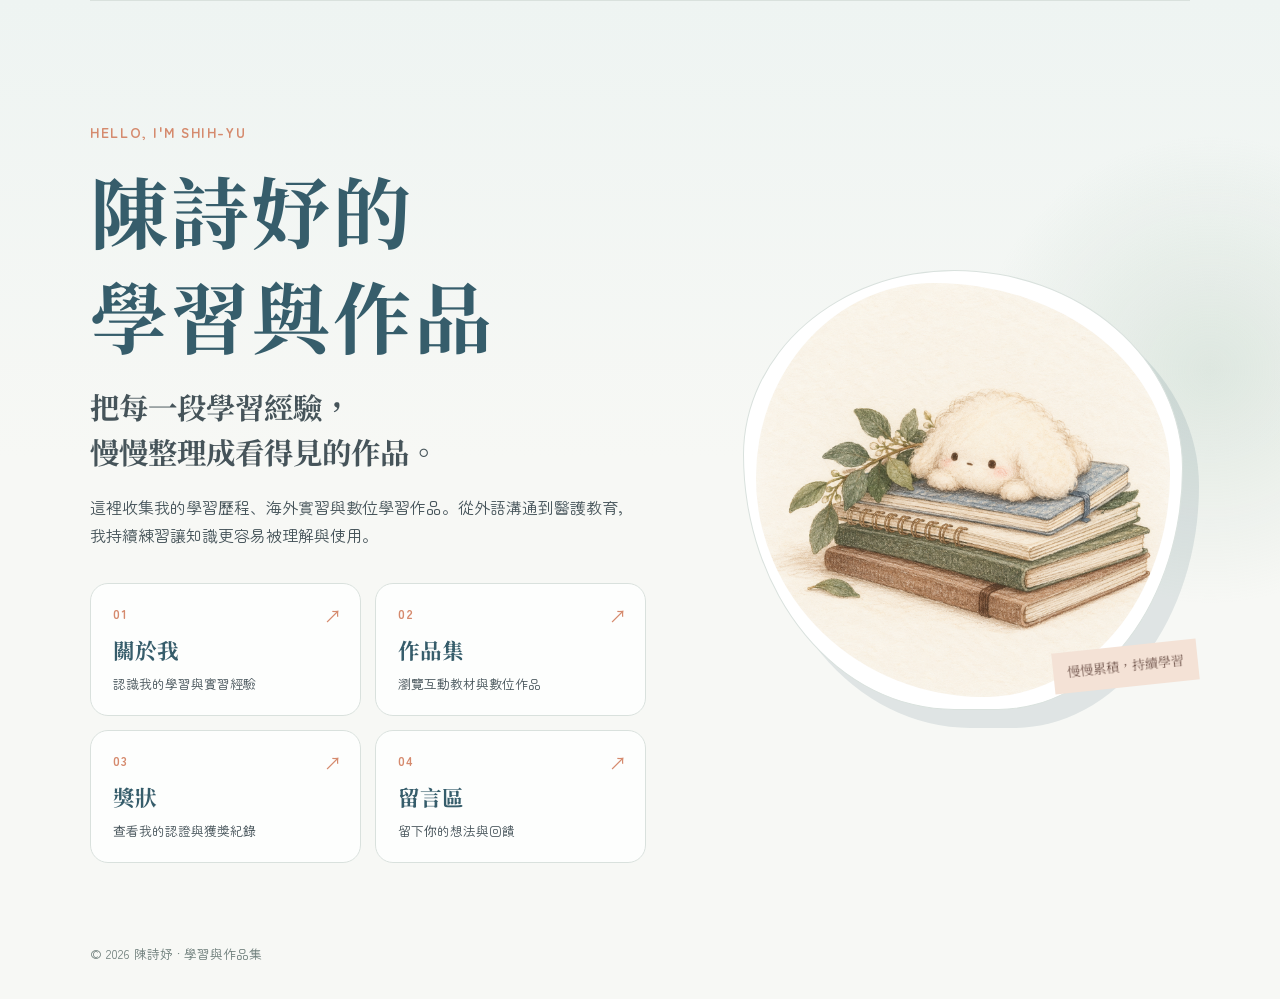
<file: index.html>
<!doctype html>
<html lang="zh-Hant">
<head>
  <meta charset="utf-8">
  <meta name="viewport" content="width=device-width, initial-scale=1">
  <meta name="description" content="陳詩妤的學習歷程與數位學習作品集。">
  <title>首頁｜陳詩妤</title>
  <link rel="preconnect" href="https://fonts.googleapis.com">
  <link rel="preconnect" href="https://fonts.gstatic.com" crossorigin>
  <link href="https://fonts.googleapis.com/css2?family=Noto+Sans+TC:wght@400;500;700&family=Noto+Serif+TC:wght@600;700;900&family=Zen+Maru+Gothic:wght@400;500;700&display=swap" rel="stylesheet">
  <link rel="stylesheet" href="site-style.css">
  <link rel="stylesheet" href="home.css">
  <script src="site-interactions.js" defer></script>
</head>
<body class="home-page">
  
  <main class="wrap">
    <section class="hero home-hero" aria-labelledby="home-title">
      <div class="home-content">
        <span class="eyebrow">HELLO, I'M SHIH-YU</span>
        <h1 id="home-title">陳詩妤的<br>學習與作品</h1>
        <p class="home-tagline">把每一段學習經驗，<br>慢慢整理成看得見的作品。</p>
        <p class="home-intro">這裡收集我的學習歷程、海外實習與數位學習作品。從外語溝通到醫護教育，我持續練習讓知識更容易被理解與使用。</p>
        <div class="home-links" aria-label="探索網站內容">
  <a class="home-card" href="https://sites.google.com/view/141d12009/%E9%97%9C%E6%96%BC%E6%88%91?authuser=0" target="_blank" rel="noopener noreferrer">
    <span>01</span><strong>關於我</strong><small>認識我的學習與實習經驗</small>
  </a>
  <a class="home-card" href="https://sites.google.com/view/141d12009/%E4%BD%9C%E5%93%81%E9%9B%86?authuser=0" target="_blank" rel="noopener noreferrer">
    <span>02</span><strong>作品集</strong><small>瀏覽互動教材與數位作品</small>
  </a>
  <a class="home-card" href="https://sites.google.com/view/141d12009/%E7%8D%8E%E7%8B%80?authuser=0" target="_blank" rel="noopener noreferrer">
    <span>03</span><strong>獎狀</strong><small>查看我的認證與獲獎紀錄</small>
  </a>
  <a class="home-card" href="https://sites.google.com/view/141d12009/%E7%95%99%E8%A8%80%E5%8D%80?authuser=0" target="_blank" rel="noopener noreferrer">
    <span>04</span><strong>留言區</strong><small>留下你的想法與回饋</small>
  </a>
</div>
      </div>
      <div class="art home-art"><img src="fuzzy-notes.png" alt="一隻蓬鬆小動物趴在筆記本上"><div class="art-note">慢慢累積，持續學習</div></div>
    </section>
  </main>
  <footer class="wrap home-footer">© 2026 陳詩妤 · 學習與作品集</footer>
</body>
</html>
</file>
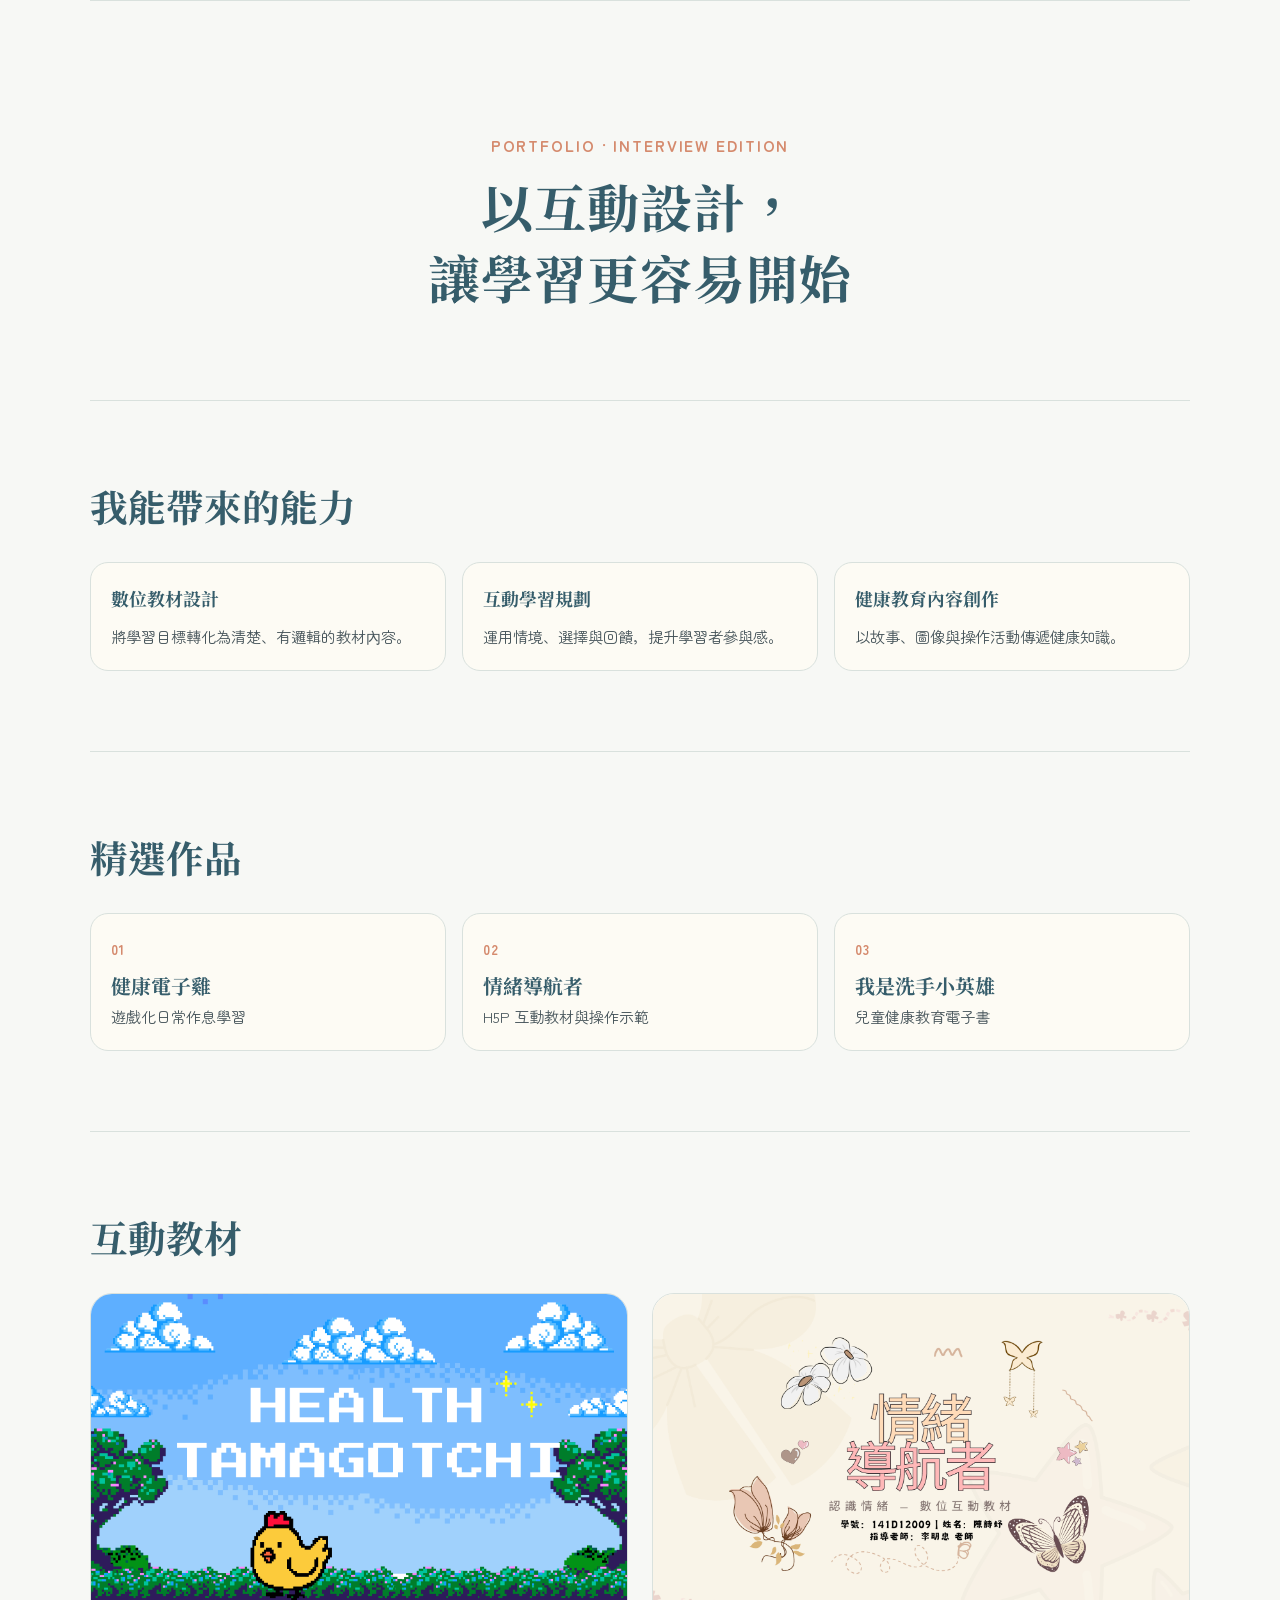
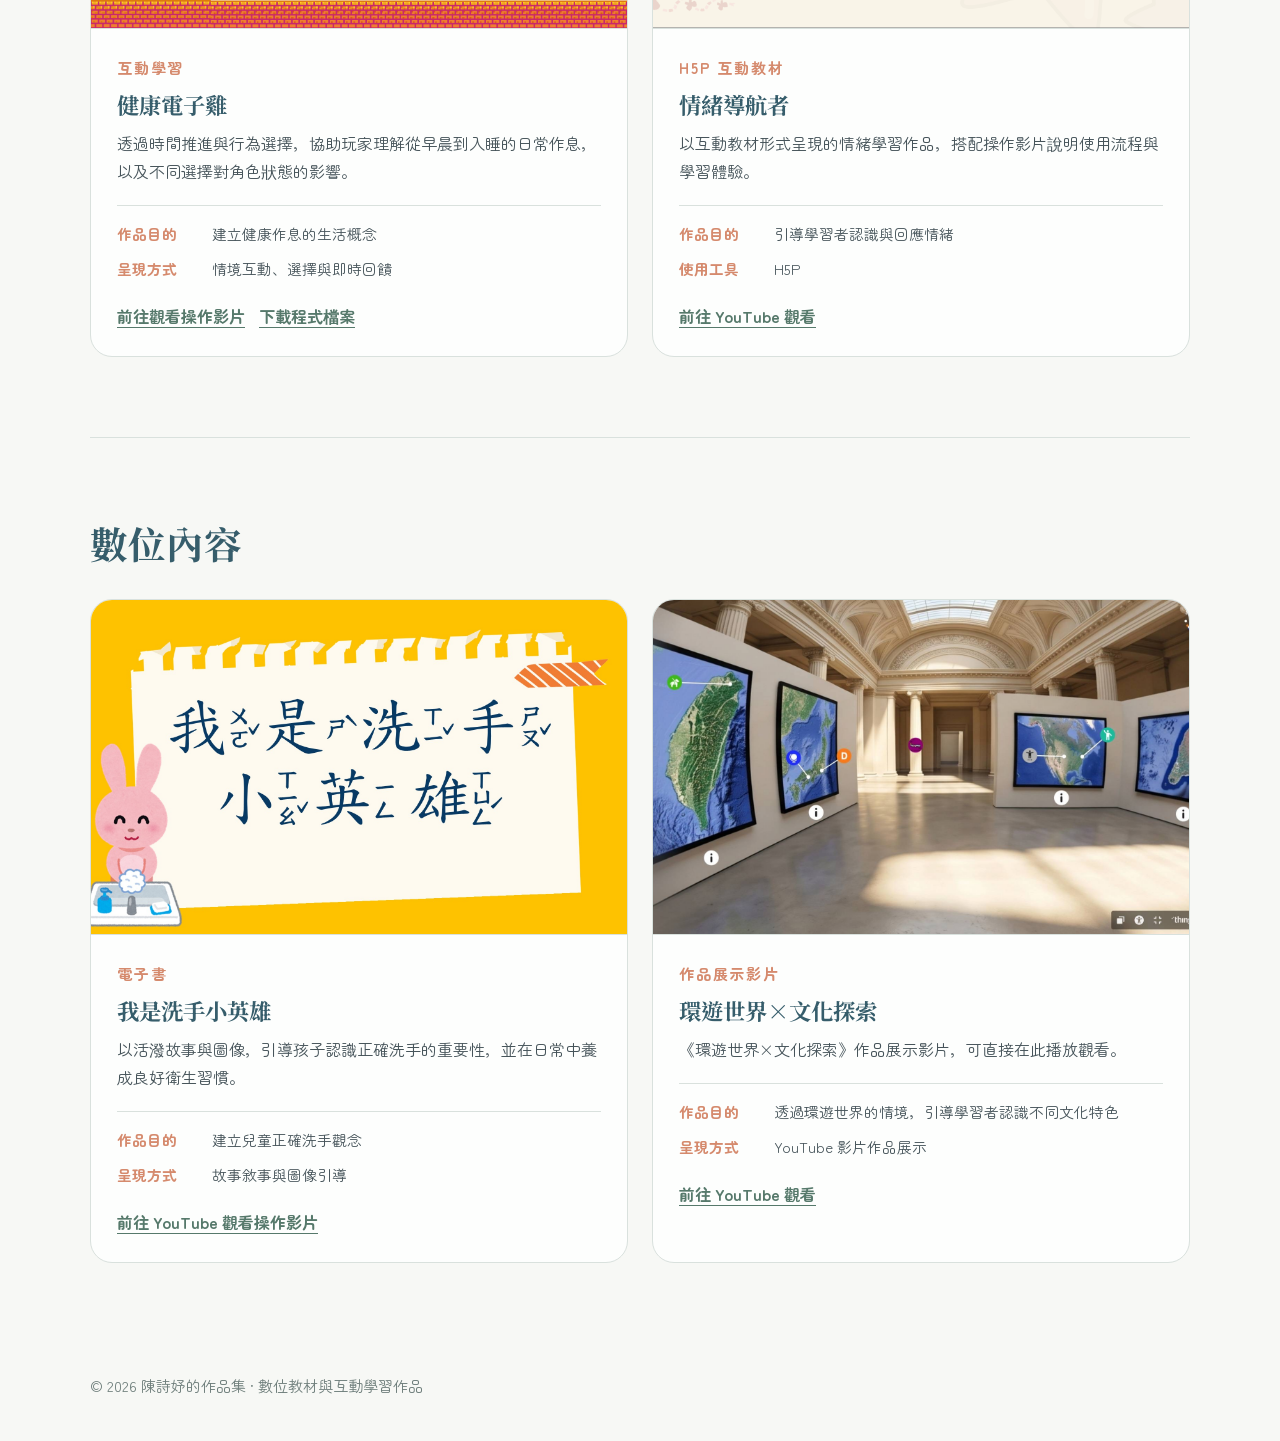
<file: 個人修改版－作品更新.html>
<!doctype html>
<html lang="zh-Hant">
<head>
  <meta charset="utf-8">
  <meta name="viewport" content="width=device-width, initial-scale=1">
  <meta name="description" content="陳詩妤的數位教材、互動學習與健康教育作品集。">
  <title>作品集｜陳詩妤</title>
  <link rel="stylesheet" href="site-style.css">
  <link rel="stylesheet" href="typography.css">
  <link rel="stylesheet" href="interview.css">
  <script src="site-interactions.js" defer></script>
</head>
<body>
  
  <main class="wrap">
    <section class="hero interview-hero text-hero">
      <div><span class="eyebrow">PORTFOLIO · INTERVIEW EDITION</span><h1>以互動設計，<br>讓學習更容易開始</h1></div>
      </section>

    <section class="capability-section" aria-labelledby="capability-title"><div class="section-title"><h2 id="capability-title">我能帶來的能力</h2></div><ul class="capability-list"><li><b>數位教材設計</b><span>將學習目標轉化為清楚、有邏輯的教材內容。</span></li><li><b>互動學習規劃</b><span>運用情境、選擇與回饋，提升學習者參與感。</span></li><li><b>健康教育內容創作</b><span>以故事、圖像與操作活動傳遞健康知識。</span></li></ul></section>

    <section aria-labelledby="featured-title"><div class="section-title"><h2 id="featured-title">精選作品</h2></div><div class="featured-grid"><a class="featured-card" href="#health"><span>01</span><h3>健康電子雞</h3><p>遊戲化日常作息學習</p></a><a class="featured-card" href="#emotion"><span>02</span><h3>情緒導航者</h3><p>H5P 互動教材與操作示範</p></a><a class="featured-card" href="#handwash"><span>03</span><h3>我是洗手小英雄</h3><p>兒童健康教育電子書</p></a></div></section>

    <section aria-labelledby="interactive-title"><div class="section-title"><h2 id="interactive-title">互動教材</h2></div><div class="project-grid">
      <article class="card project-card" id="health"><div class="project-media"><img src="assets/健康電子雞封面.png" alt="健康電子雞互動學習作品封面"></div><div class="project-body"><span class="project-kind">互動學習</span><h3>健康電子雞</h3><p>透過時間推進與行為選擇，協助玩家理解從早晨到入睡的日常作息，以及不同選擇對角色狀態的影響。</p><dl class="project-details"><div><dt>作品目的</dt><dd>建立健康作息的生活概念</dd></div><div><dt>呈現方式</dt><dd>情境互動、選擇與即時回饋</dd></div></dl><p class="action-row"><a class="project-text-link" href="assets/健康電子雞操作影片.mp4" target="_blank" rel="noopener noreferrer">前往觀看操作影片</a><a class="project-text-link" href="assets/健康電子雞程式原始檔.py" download="第2組.py">下載程式檔案</a></p></div></article>
      <article class="card project-card" id="emotion"><div class="project-media"><img class="emotion-cover" src="assets/情緒導航者封面.png" alt="情緒導航者數位互動教材封面"></div><div class="project-body"><span class="project-kind">H5P 互動教材</span><h3>情緒導航者</h3><p>以互動教材形式呈現的情緒學習作品，搭配操作影片說明使用流程與學習體驗。</p><dl class="project-details"><div><dt>作品目的</dt><dd>引導學習者認識與回應情緒</dd></div><div><dt>使用工具</dt><dd>H5P</dd></div></dl><p class="action-row"><a class="project-text-link" href="https://youtu.be/-F7W-_dLqSg" target="_blank" rel="noopener noreferrer">前往 YouTube 觀看</a></p></div></article>
    </div></section>

    <section aria-labelledby="content-title"><div class="section-title"><h2 id="content-title">數位內容</h2></div><div class="project-grid"><article class="card project-card" id="handwash"><div class="project-media"><img src="assets/我是洗手小英雄.JPG" alt="電子書《我是洗手小英雄》封面"></div><div class="project-body"><span class="project-kind">電子書</span><h3>我是洗手小英雄</h3><p>以活潑故事與圖像，引導孩子認識正確洗手的重要性，並在日常中養成良好衛生習慣。</p><dl class="project-details"><div><dt>作品目的</dt><dd>建立兒童正確洗手觀念</dd></div><div><dt>呈現方式</dt><dd>故事敘事與圖像引導</dd></div></dl><p class="action-row"><a class="project-text-link" href="https://youtu.be/_Ne_Pybne6g" target="_blank" rel="noopener noreferrer">前往 YouTube 觀看操作影片</a></p></div></article><article class="card project-card" id="world-culture"><div class="project-media"><img src="assets/環遊世界文化探索封面.jpeg" alt="環遊世界×文化探索互動展示畫面"></div><div class="project-body"><span class="project-kind">作品展示影片</span><h3>環遊世界×文化探索</h3><p>《環遊世界×文化探索》作品展示影片，可直接在此播放觀看。</p><dl class="project-details"><div><dt>作品目的</dt><dd>透過環遊世界的情境，引導學習者認識不同文化特色</dd></div><div><dt>呈現方式</dt><dd>YouTube 影片作品展示</dd></div></dl><a class="project-text-link" href="https://www.youtube.com/watch?v=2Fnr-W0enos" target="_blank" rel="noopener noreferrer">前往 YouTube 觀看</a></div></article></div></section>
  </main>
  <footer class="wrap">© 2026 陳詩妤的作品集 · 數位教材與互動學習作品</footer>
</body>
</html>
</file>
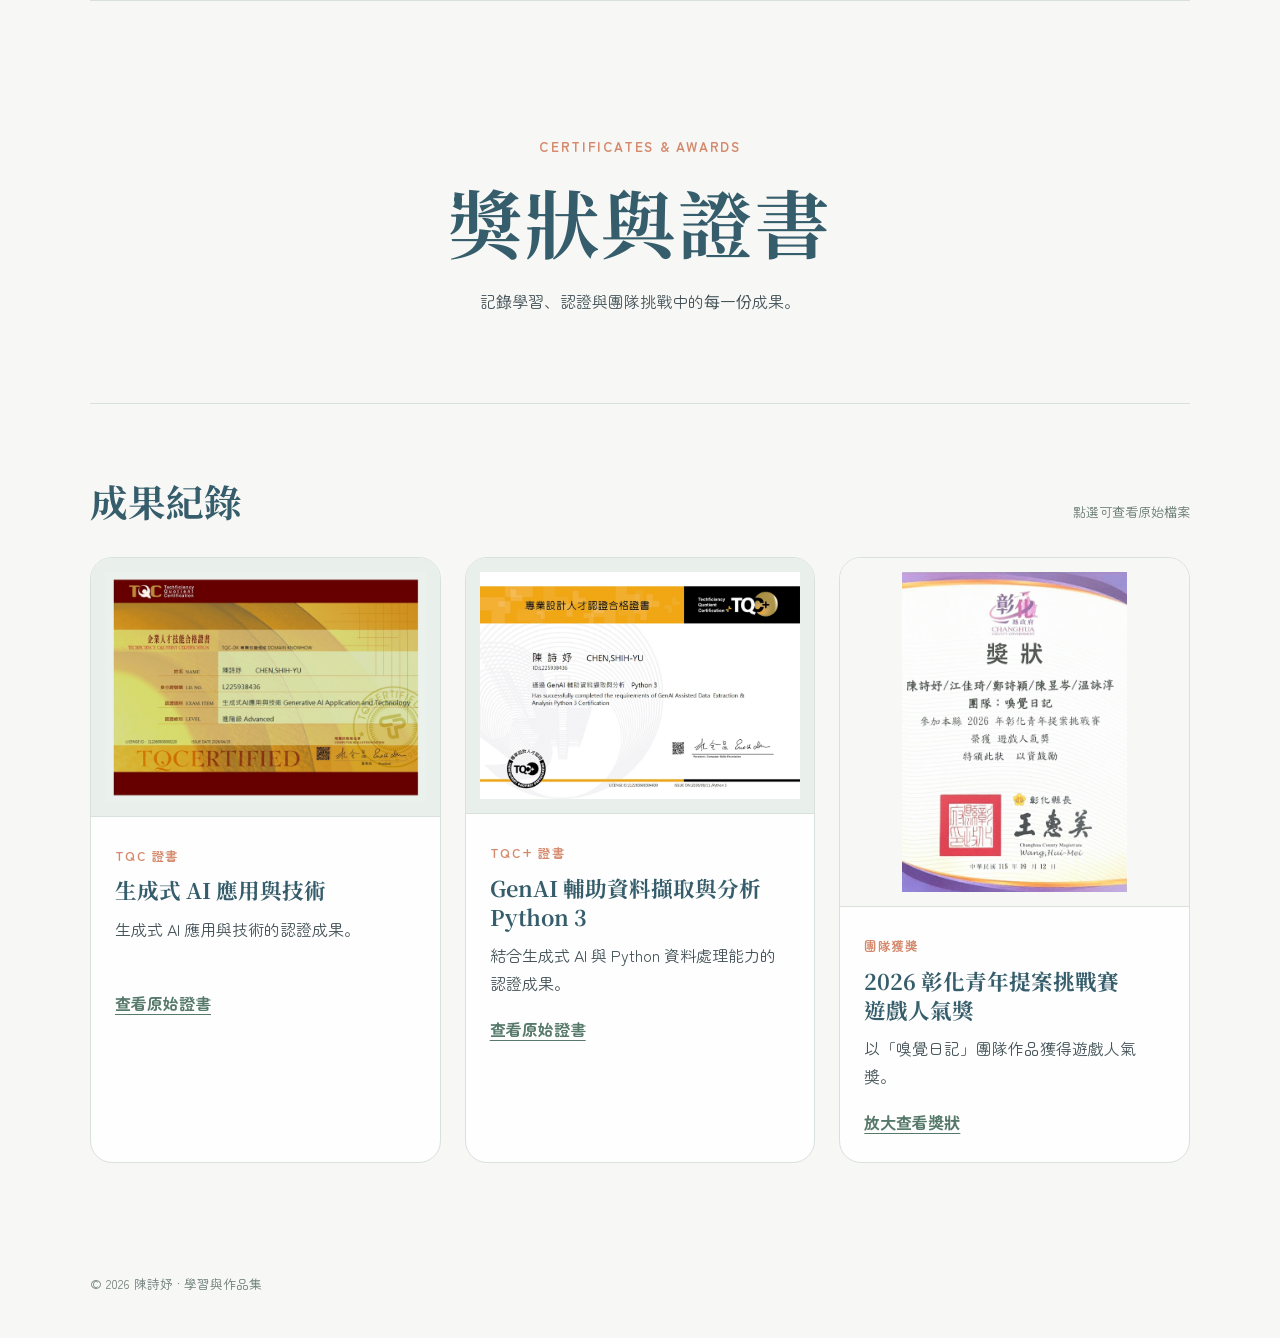
<file: 獎狀.html>
<!doctype html>
<html lang="zh-Hant">
<head>
  <meta charset="utf-8">
  <meta name="viewport" content="width=device-width, initial-scale=1">
  <meta name="description" content="陳詩妤的證書與獲獎紀錄。">
  <title>獎狀與證書｜陳詩妤</title>
  <link rel="preconnect" href="https://fonts.googleapis.com">
  <link rel="preconnect" href="https://fonts.gstatic.com" crossorigin>
  <link href="https://fonts.googleapis.com/css2?family=Noto+Sans+TC:wght@400;500;700&family=Noto+Serif+TC:wght@600;700;900&family=Zen+Maru+Gothic:wght@400;500;700&display=swap" rel="stylesheet">
  <link rel="stylesheet" href="site-style.css">
  <link rel="stylesheet" href="certificates.css">
  <script src="site-interactions.js" defer></script>
</head>
<body>
  
  <main class="wrap">
    <section class="hero certificate-hero text-hero" aria-labelledby="certificate-title"><div><span class="eyebrow">CERTIFICATES &amp; AWARDS</span><h1 id="certificate-title">獎狀與證書</h1><p>記錄學習、認證與團隊挑戰中的每一份成果。</p></div></section>
    <section class="certificate-section" aria-labelledby="certificate-list-title"><div class="section-title"><h2 id="certificate-list-title">成果紀錄</h2><span class="tiny">點選可查看原始檔案</span></div><div class="certificate-grid">
      <article class="card certificate-card"><a class="certificate-image" href="assets/certificate-genai-application.pdf" target="_blank" rel="noopener noreferrer"><img src="assets/certificate-genai-application.png" alt="TQC 生成式 AI 應用與技術證書縮圖"></a><div class="certificate-body"><span class="project-kind">TQC 證書</span><h3>生成式 AI 應用與技術</h3><p>生成式 AI 應用與技術的認證成果。</p><a class="project-text-link" href="assets/certificate-genai-application.pdf" target="_blank" rel="noopener noreferrer">查看原始證書</a></div></article>
      <article class="card certificate-card"><a class="certificate-image" href="assets/certificate-genai-python.pdf" target="_blank" rel="noopener noreferrer"><img src="assets/certificate-genai-python.png" alt="TQC+ GenAI 輔助資料擷取與分析 Python 3 證書縮圖"></a><div class="certificate-body"><span class="project-kind">TQC+ 證書</span><h3>GenAI 輔助資料擷取與分析<br>Python 3</h3><p>結合生成式 AI 與 Python 資料處理能力的認證成果。</p><a class="project-text-link" href="assets/certificate-genai-python.pdf" target="_blank" rel="noopener noreferrer">查看原始證書</a></div></article>
      <article class="card certificate-card"><a class="certificate-image photo-certificate" href="assets/certificate-changhua-award.jpeg" target="_blank" rel="noopener noreferrer"><img src="assets/certificate-changhua-award.jpeg" alt="2026 彰化青年提案挑戰賽遊戲人氣獎獎狀"></a><div class="certificate-body"><span class="project-kind">團隊獲獎</span><h3>2026 彰化青年提案挑戰賽<br>遊戲人氣獎</h3><p>以「嗅覺日記」團隊作品獲得遊戲人氣獎。</p><a class="project-text-link" href="assets/certificate-changhua-award.jpeg" target="_blank" rel="noopener noreferrer">放大查看獎狀</a></div></article>
    </div></section>
  </main>
  <footer class="wrap">© 2026 陳詩妤 · 學習與作品集</footer>
</body>
</html>
</file>
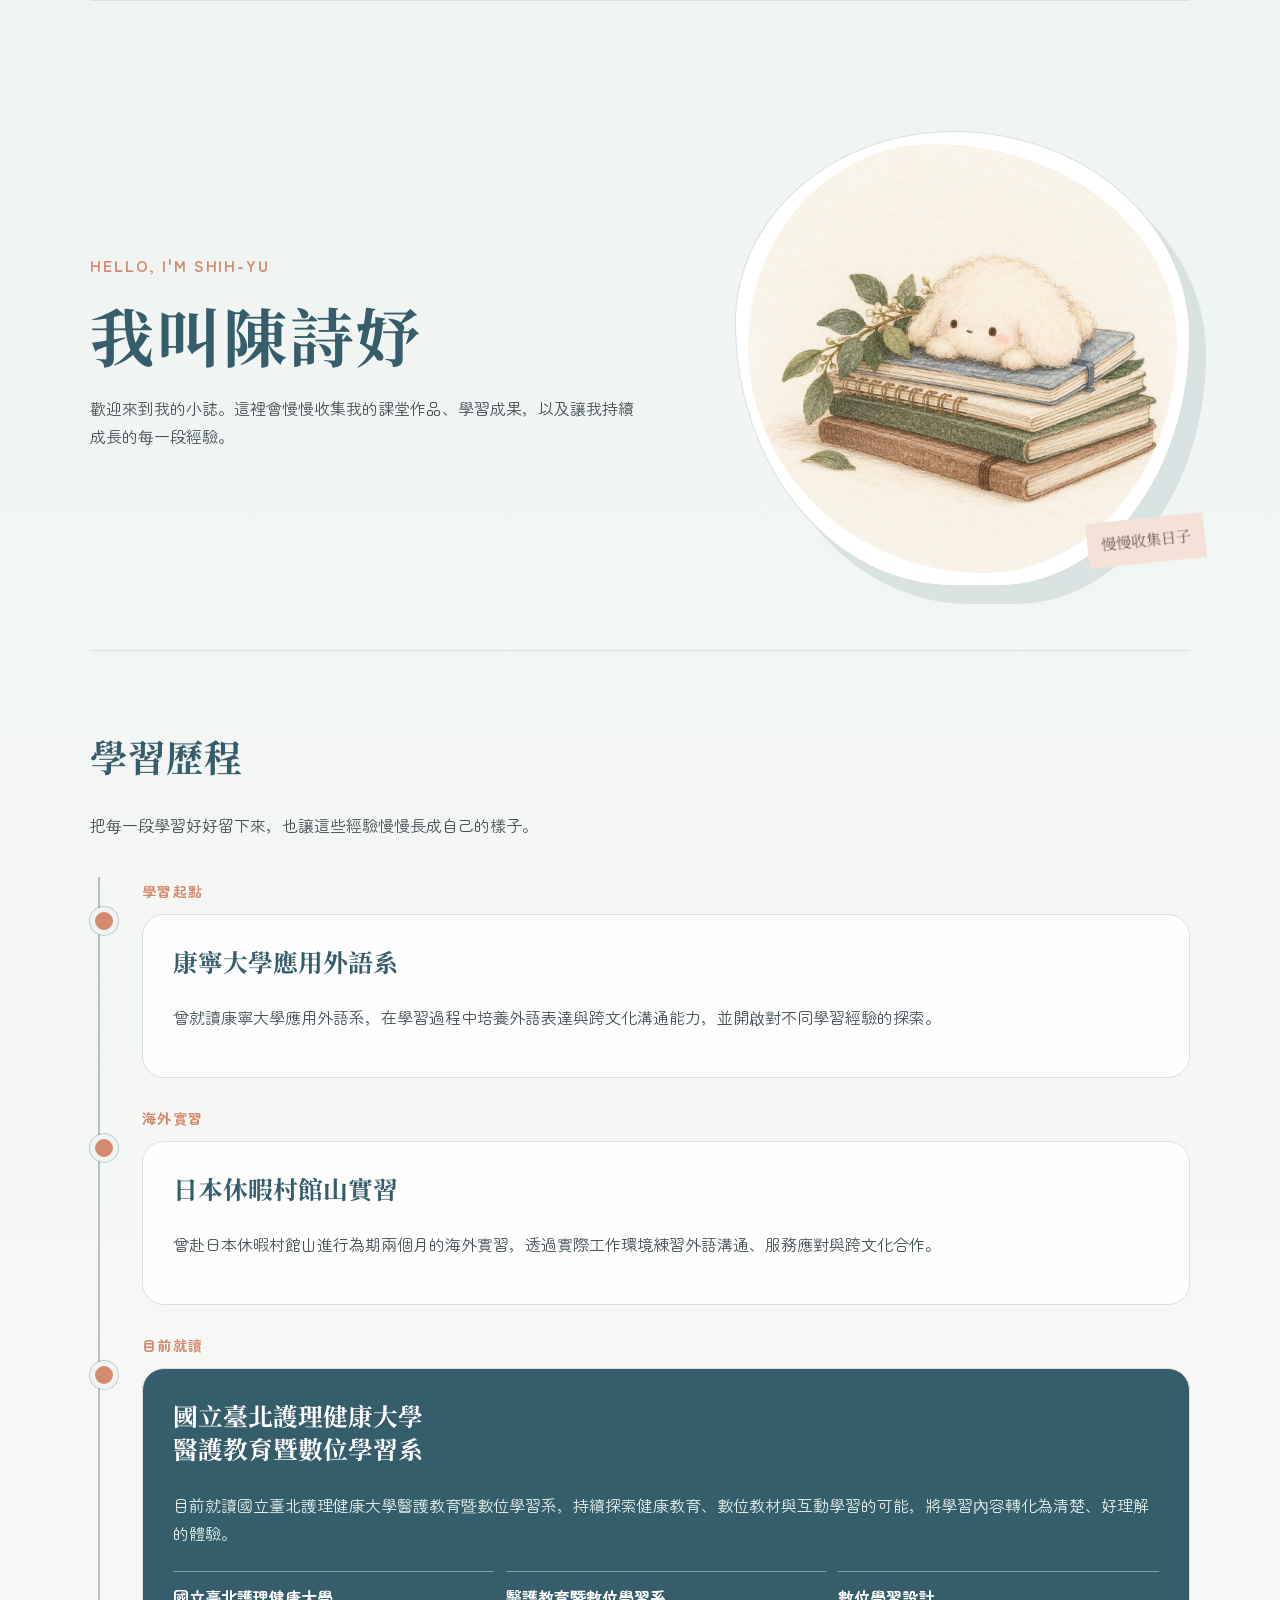
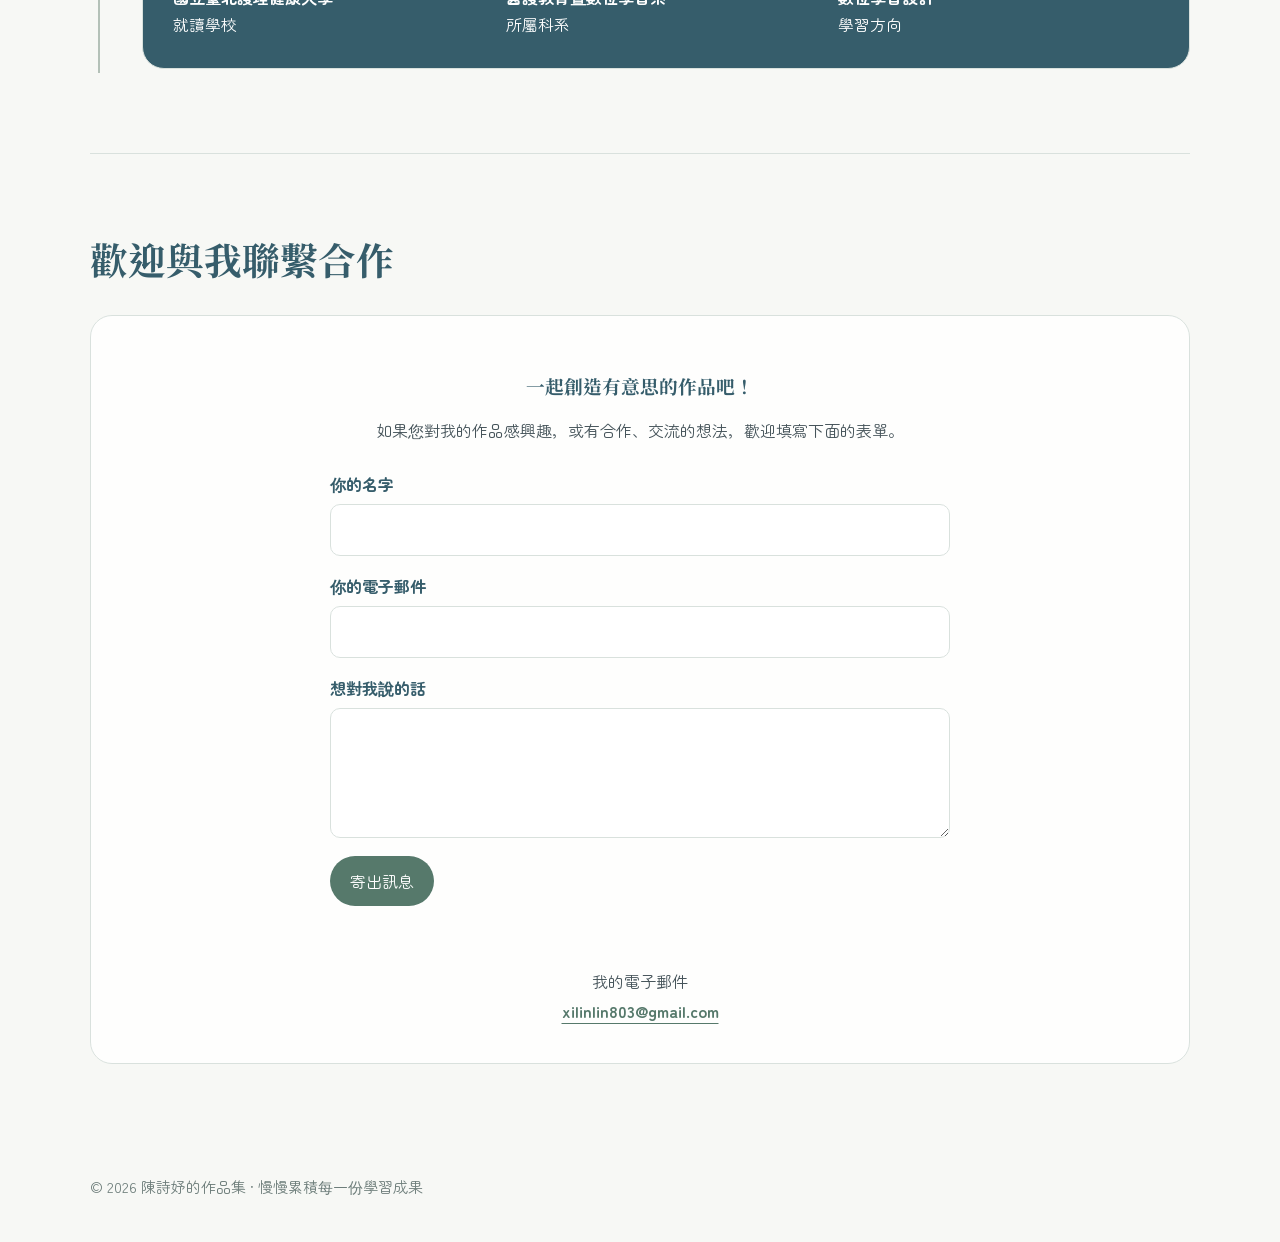
<file: 關於我.html>
<!doctype html>
<html lang="zh-Hant">
<head>
  <meta charset="utf-8">
  <meta name="viewport" content="width=device-width, initial-scale=1">
  <meta name="description" content="認識陳詩妤從康寧大學應用外語系到國立臺北護理健康大學醫護教育暨數位學習系的學習歷程。">
  <title>關於我｜陳詩妤</title>
  <link rel="stylesheet" href="site-style.css">
  <link rel="stylesheet" href="typography.css">
  <style>
    body { background:linear-gradient(180deg,#EEF4F2 0,#F7F8F5 48%,#F7F8F5 100%); }
    header,main,footer { position:relative; z-index:1; }
    .snow-layer { position:fixed; inset:0; z-index:0; overflow:hidden; pointer-events:none; }
    .snowflake { position:absolute; top:-12vh; left:var(--x); width:var(--size); height:var(--size); border-radius:50%; background:rgba(255,255,255,.82); box-shadow:0 0 9px rgba(255,255,255,.5); animation:snowfall var(--duration) linear var(--delay) infinite; }
    @keyframes snowfall { to { transform:translate3d(var(--drift),118vh,0) rotate(360deg); } }
    .learning-hero { padding-bottom:64px; }
    .learning-hero h1 { font-size:clamp(2.6rem,5vw,4.2rem); }
    .learning-hero .art { transform:rotate(-2deg); }
    .journey-intro { max-width:42em; margin:0 0 38px; color:#46545A; }
    .timeline { position:relative; display:grid; gap:28px; margin-left:8px; padding:2px 0 4px 42px; border-left:2px solid rgba(71,103,86,.38); }
    .timeline-item { position:relative; }
    .timeline-item::before { content:''; position:absolute; left:-52px; top:28px; width:18px; height:18px; border:5px solid #EEF4F2; border-radius:50%; background:var(--coral); box-shadow:0 0 0 1px rgba(54,93,107,.28); }
    .timeline-label { margin:0 0 10px; color:var(--coral); font-size:.88rem; font-weight:700; letter-spacing:.1em; }
    .journey-card { padding:30px; }
    .journey-card h3 { margin-top:0; font-size:1.55rem; }
    .journey-card.profile { background:var(--ink); }
    .journey-card.profile p { color:#E4EFEB; }
    .journey-card .facts { margin-bottom:0; }
    .contact { padding-top:80px; }
    @media (max-width:720px) { .learning-hero { padding-bottom:48px; } .timeline { margin-left:4px; padding-left:30px; } .timeline-item::before { left:-41px; } .journey-card { padding:24px; } }
    @media (prefers-reduced-motion:reduce) { .snowflake { animation:none; } }
  </style>
  <script src="site-interactions.js" defer></script>
</head>
<body>
  <div class="snow-layer" aria-hidden="true"></div>
  
  <main class="wrap">
    <section class="hero learning-hero">
      <div><span class="eyebrow">HELLO, I'M SHIH-YU</span><h1>我叫陳詩妤</h1><p>歡迎來到我的小誌。這裡會慢慢收集我的課堂作品、學習成果，以及讓我持續成長的每一段經驗。</p></div>
      <div class="art"><img src="fuzzy-notes.png" alt="一隻蓬鬆小動物趴在筆記本上"><div class="art-note">慢慢收集日子</div></div>
    </section>
    <section aria-labelledby="journey-title">
      <div class="section-title"><h2 id="journey-title">學習歷程</h2></div>
      <p class="journey-intro">把每一段學習好好留下來，也讓這些經驗慢慢長成自己的樣子。</p>
      <div class="timeline">
        <article class="timeline-item"><p class="timeline-label">學習起點</p><div class="card journey-card"><h3>康寧大學應用外語系</h3><p class="soft">曾就讀康寧大學應用外語系，在學習過程中培養外語表達與跨文化溝通能力，並開啟對不同學習經驗的探索。</p></div></article>
        <article class="timeline-item"><p class="timeline-label">海外實習</p><div class="card journey-card"><h3>日本休暇村館山實習</h3><p class="soft">曾赴日本休暇村館山進行為期兩個月的海外實習，透過實際工作環境練習外語溝通、服務應對與跨文化合作。</p></div></article>
        <article class="timeline-item"><p class="timeline-label">目前就讀</p><div class="card journey-card profile"><h3>國立臺北護理健康大學<br>醫護教育暨數位學習系</h3><p>目前就讀國立臺北護理健康大學醫護教育暨數位學習系，持續探索健康教育、數位教材與互動學習的可能，將學習內容轉化為清楚、好理解的體驗。</p><div class="facts"><div><b>國立臺北護理健康大學</b>就讀學校</div><div><b>醫護教育暨數位學習系</b>所屬科系</div><div><b>數位學習設計</b>學習方向</div></div></div></article>
      </div>
    </section>
    <section class="contact" aria-labelledby="contact-title"><div class="section-title"><h2 id="contact-title">歡迎與我聯繫合作</h2></div><article class="card"><h3>一起創造有意思的作品吧！</h3><p class="soft">如果您對我的作品感興趣，或有合作、交流的想法，歡迎填寫下面的表單。</p><form id="contact-form"><label for="name">你的名字</label><input id="name" name="name" type="text" autocomplete="name" required><label for="email">你的電子郵件</label><input id="email" name="email" type="email" autocomplete="email" required><label for="message">想對我說的話</label><textarea id="message" name="message" required></textarea><button type="submit">寄出訊息</button><p id="form-note" aria-live="polite"></p></form><p class="email-label">我的電子郵件</p><a class="email" href="mailto:xilinlin803@gmail.com">xilinlin803@gmail.com</a></article></section>
  </main>
  <footer class="wrap">© 2026 陳詩妤的作品集 · 慢慢累積每一份學習成果</footer>
  <script>
    const snowLayer = document.querySelector('.snow-layer');
    for (let i = 0; i < 30; i += 1) {
      const flake = document.createElement('i');
      flake.className = 'snowflake';
      flake.style.setProperty('--x', `${Math.random() * 100}%`);
      flake.style.setProperty('--size', `${4 + Math.random() * 7}px`);
      flake.style.setProperty('--duration', `${9 + Math.random() * 11}s`);
      flake.style.setProperty('--delay', `${-Math.random() * 18}s`);
      flake.style.setProperty('--drift', `${-70 + Math.random() * 140}px`);
      snowLayer.appendChild(flake);
    }
    document.getElementById('contact-form').addEventListener('submit', function (event) {
      event.preventDefault();
      const name = document.getElementById('name').value.trim();
      const email = document.getElementById('email').value.trim();
      const message = document.getElementById('message').value.trim();
      const subject = encodeURIComponent(`來自 ${name} 的合作訊息`);
      const body = encodeURIComponent(`姓名：${name}\n電子郵件：${email}\n\n訊息：\n${message}`);
      document.getElementById('form-note').textContent = '正在開啟郵件程式…';
      window.location.href = `mailto:xilinlin803@gmail.com?subject=${subject}&body=${body}`;
    });
  </script>
</body>
</html>
</file>
<file: site-style.css>
@import url('https://fonts.googleapis.com/css2?family=Noto+Serif+TC:wght@400;500;600;700&family=Zen+Maru+Gothic:wght@400;500;700&display=swap');
:root{--ink:#365D6B;--leaf:#56796B;--sage:#A8C3B2;--paper:#F7F8F5;--cream:#FFFFFF;--line:#D9E1DD;--coral:#D58A6D}*{box-sizing:border-box}body{margin:0;background:var(--paper);color:var(--ink);font-family:'Zen Maru Gothic','Noto Sans TC',sans-serif;line-height:1.75}a{color:inherit}.wrap{width:min(1100px,calc(100% - 40px));margin:auto}header{position:sticky;top:0;z-index:2;border-bottom:1px solid rgba(217,225,221,.85);background:rgba(247,248,245,.92);backdrop-filter:blur(12px)}.nav{min-height:72px;display:flex;align-items:center;justify-content:space-between;gap:24px}.nav-only{justify-content:flex-end}.mark{text-decoration:none;font-family:'Noto Serif TC',serif;font-size:1.15rem;font-weight:700;letter-spacing:.05em}.mark::before{content:'●';color:var(--coral);font-size:.7em;margin-right:.55em;vertical-align:.14em}nav{display:flex;gap:20px;font-size:.9rem}nav a{text-decoration:none;opacity:.75}nav a:hover,nav a[aria-current='page']{opacity:1;color:var(--coral)}.hero{display:grid;grid-template-columns:1.1fr .9fr;gap:clamp(32px,7vw,90px);align-items:center;padding:clamp(68px,11vw,130px) 0 88px}.eyebrow,.project-kind{color:var(--coral);font-size:.85rem;font-weight:700;letter-spacing:.12em}h1,h2,h3{font-family:'Noto Serif TC',serif;line-height:1.35}h1{font-size:clamp(2.5rem,6vw,4.65rem);margin:12px 0 16px;letter-spacing:.04em}.hero p,.soft,.project-body p{color:#46545A}.pill{display:inline-flex;align-items:center;margin-top:22px;padding:8px 14px;border:1px solid var(--line);border-radius:999px;background:rgba(255,255,255,.76);font-size:.88rem}.art{position:relative;padding:12px;background:var(--cream);border:1px solid var(--line);border-radius:48% 52% 42% 48% / 42% 45% 55% 58%;box-shadow:16px 18px 0 rgba(54,93,107,.12);transform:rotate(2deg)}.art img{display:block;width:100%;border-radius:43% 57% 45% 55% / 47% 46% 54% 53%}.art-note{position:absolute;right:-16px;bottom:22px;background:#F4E2D6;padding:9px 14px;transform:rotate(-6deg);font-family:'Noto Serif TC',serif;font-size:.82rem;color:#73584F}section{padding:80px 0;border-top:1px solid var(--line)}.section-title{display:flex;align-items:baseline;justify-content:space-between;gap:20px;margin-bottom:30px}h2{margin:0;font-size:clamp(1.7rem,3vw,2.35rem)}.tiny{color:#6D7D7A;font-size:.82rem}.about{display:grid;grid-template-columns:.8fr 1.2fr;gap:24px}.card{background:rgba(255,255,255,.82);border:1px solid var(--line);border-radius:22px;padding:28px}.profile{background:var(--ink);color:#FFFFFF}.profile p{color:#E4EFEB;margin-bottom:0}.facts{display:grid;grid-template-columns:repeat(3,1fr);gap:12px;margin-top:24px}.facts div{border-top:1px solid rgba(255,255,255,.38);padding-top:11px;font-size:.86rem}.facts b{display:block;color:#fff;font-size:1rem}.project-grid{display:grid;grid-template-columns:repeat(2,minmax(0,1fr));gap:24px}.project-card{overflow:hidden;padding:0}.project-media{display:block;aspect-ratio:16/10;overflow:hidden;background:#E9F0EC;border-bottom:1px solid var(--line)}.project-media img{display:block;width:100%;height:100%;object-fit:cover;transition:transform .35s ease}.project-card:hover .project-media img{transform:scale(1.035)}.project-body{padding:24px 26px 26px}.project-kind{display:inline-block;margin:0 0 8px;font-size:.78rem}.project-body h3{margin:0 0 10px;font-size:1.4rem}.project-body p{margin:0}.contact .card{text-align:center;padding:38px 28px}.email{display:inline-block;margin-top:2px;color:var(--leaf);font-weight:700;text-underline-offset:5px}.email-label{margin:26px 0 0;color:#46545A;font-size:.9rem}form{max-width:620px;margin:26px auto 0;text-align:left}label{display:block;margin:16px 0 6px;font-size:.9rem;font-weight:700}input,textarea{display:block;width:100%;border:1px solid var(--line);border-radius:10px;padding:11px 12px;background:#FFFFFF;font:inherit;color:var(--ink)}textarea{min-height:130px;resize:vertical}input:focus,textarea:focus{outline:2px solid rgba(213,138,109,.45);outline-offset:2px;border-color:var(--coral)}button{margin-top:18px;border:0;border-radius:999px;padding:11px 20px;background:var(--leaf);color:#fff;font:inherit;cursor:pointer}button:hover{background:#365D6B}#form-note{min-height:1.6em;margin:10px 0 0;color:var(--coral);font-size:.84rem}footer{padding:30px 0 42px;color:#6D7D7A;font-size:.8rem}@media(max-width:720px){.hero,.about,.project-grid{grid-template-columns:1fr}.hero{padding-top:62px}.art{max-width:420px;margin:auto}nav{gap:12px;font-size:.79rem}.facts{gap:8px}section{padding:58px 0}}


html { scroll-behavior:smooth; }
.art { animation:art-drift 6s ease-in-out infinite; }
@keyframes art-drift { 0%,100% { transform:rotate(2deg) translateY(0); } 50% { transform:rotate(1deg) translateY(-10px); } }
.timeline-item::before { animation:timeline-pulse 3.2s ease-in-out infinite; }
@keyframes timeline-pulse { 0%,100% { box-shadow:0 0 0 1px rgba(54,93,107,.28),0 0 0 0 rgba(168,195,178,.5); } 50% { box-shadow:0 0 0 1px rgba(54,93,107,.28),0 0 0 8px rgba(168,195,178,0); } }
.js-motion .reveal { opacity:0; transform:translateY(22px); transition:opacity .65s ease,transform .65s cubic-bezier(.2,.8,.2,1); }
.js-motion .reveal.is-visible { opacity:1; transform:translateY(0); }
.interactive-card { position:relative; isolation:isolate; transition:transform .28s ease,box-shadow .28s ease,border-color .28s ease; }
.interactive-card::after { content:''; position:absolute; inset:0; z-index:0; pointer-events:none; border-radius:inherit; background:radial-gradient(260px circle at var(--pointer-x,50%) var(--pointer-y,50%),rgba(168,195,178,.24),transparent 62%); opacity:0; transition:opacity .28s ease; }
.interactive-card > * { position:relative; z-index:1; }
.scroll-progress { position:fixed; top:0; left:0; z-index:20; width:100%; height:4px; transform:scaleX(0); transform-origin:left; background:linear-gradient(90deg,var(--coral),var(--sage),var(--ink)); box-shadow:0 1px 8px rgba(54,93,107,.16); }
.back-to-top { position:fixed; right:24px; bottom:24px; z-index:10; width:46px; height:46px; border:1px solid var(--line); border-radius:50%; margin:0; padding:0; background:var(--ink); color:#fff; font-size:1.35rem; line-height:1; box-shadow:0 8px 22px rgba(54,93,107,.22); opacity:0; transform:translateY(14px); pointer-events:none; transition:opacity .25s ease,transform .25s ease,background .2s ease; }
.back-to-top.is-visible { opacity:1; transform:translateY(0); pointer-events:auto; }
.back-to-top:hover { background:var(--leaf); }
@media (hover:hover) and (pointer:fine) { .interactive-card:hover { transform:translateY(-6px); border-color:var(--sage); box-shadow:0 16px 30px rgba(54,93,107,.12); } .interactive-card:hover::after { opacity:1; } }
@media (prefers-reduced-motion:reduce) { html { scroll-behavior:auto; } .art,.timeline-item::before { animation:none; } .js-motion .reveal,.js-motion .reveal.is-visible,.interactive-card,.back-to-top { transition:none; transform:none; } }
@media (max-width:720px) { .back-to-top { right:16px; bottom:16px; } }
</file>
<file: home.css>
.home-page { min-height:100vh; background:linear-gradient(180deg,#EEF4F2 0,#F7F8F5 46%,#F7F8F5 100%); }
.home-page::before { content:''; position:fixed; right:-170px; top:130px; z-index:-1; width:480px; height:480px; border-radius:50%; background:radial-gradient(circle,rgba(168,195,178,.3),rgba(168,195,178,0) 69%); pointer-events:none; }
.home-header { position:sticky; top:0; z-index:5; border-bottom:1px solid rgba(217,225,221,.85); background:rgba(247,248,245,.92); backdrop-filter:blur(12px); }
.home-nav { min-height:72px; display:flex; align-items:center; justify-content:space-between; gap:24px; }
.home-link { color:var(--ink); font-family:'Noto Serif TC',serif; font-size:1.15rem; font-weight:700; letter-spacing:.05em; text-decoration:none; }
.home-nav nav { display:flex; gap:20px; font-size:.9rem; }
.home-nav nav a { color:inherit; opacity:.75; text-decoration:none; }
.home-nav nav a:hover { color:var(--coral); opacity:1; }
.home-hero { min-height:calc(100vh - 132px); padding-top:clamp(68px,10vw,116px); padding-bottom:80px; }
.home-content { max-width:640px; }
.home-hero h1 { font-size:clamp(3rem,6.1vw,5.2rem); }
.home-tagline { margin:0 0 18px; color:var(--ink); font-family:'Noto Serif TC',serif; font-size:clamp(1.35rem,2.3vw,1.85rem); font-weight:700; line-height:1.55; }
.home-intro { max-width:39em; margin:0; color:#46545A; font-size:1rem; }
.home-links { display:grid; grid-template-columns:repeat(2,minmax(0,1fr)); gap:14px; max-width:580px; margin-top:34px; }
.home-card { position:relative; display:flex; min-height:132px; flex-direction:column; justify-content:center; overflow:hidden; padding:20px 22px; border:1px solid var(--line); border-radius:18px; background:rgba(255,255,255,.78); color:var(--ink); text-decoration:none; transition:transform .25s ease,box-shadow .25s ease,border-color .25s ease; }
.home-card::after { content:'↗'; position:absolute; right:18px; top:17px; color:var(--coral); font-size:1.1rem; transition:transform .25s ease; }
.home-card span { color:var(--coral); font-size:.78rem; font-weight:700; letter-spacing:.1em; }.home-card strong { margin-top:5px; font-family:'Noto Serif TC',serif; font-size:1.35rem; }.home-card small { margin-top:4px; color:#46545A; font-size:.8rem; }
.home-card:hover { transform:translateY(-5px); border-color:var(--sage); box-shadow:0 16px 28px rgba(54,93,107,.11); }.home-card:hover::after { transform:translate(3px,-3px); }
.home-art { width:min(100%,440px); justify-self:center; margin:0; }
.home-footer { padding:0 0 34px; color:#6D7D7A; font-size:.8rem; }
@media (prefers-reduced-motion:reduce) { .home-card,.home-card::after { transition:none; }.home-card:hover,.home-card:hover::after { transform:none; } }
@media (max-width:720px) { .home-nav nav { gap:12px; font-size:.79rem; }.home-hero { min-height:auto; padding-top:62px; }.home-links { grid-template-columns:1fr; }.home-art { max-width:360px; }.home-page::before { right:-270px; top:300px; } }
</file>
<file: typography.css>
/* 提升導覽與輔助文字的閱讀性 */
nav { font-size:1rem; }
.home-link { font-family:'Noto Serif TC',serif; font-size:1.15rem; font-weight:700; text-decoration:none; }
.home-link:hover, .home-link[aria-current='page'] { color:var(--coral); }
.mark::before { content:none; margin:0; }
.project-link { display:flex; flex-direction:column; align-items:center; justify-content:center; gap:10px; background:#E9F0EC; color:var(--leaf); font-weight:700; text-decoration:none; }
.project-link:hover { background:#DDEBE4; }
.project-link-icon { font-size:2.4rem; line-height:1; }
.project-media video { display:block; width:100%; height:100%; object-fit:cover; }
.project-media iframe { display:block; width:100%; height:100%; border:0; }
.project-text-link { color:var(--leaf); font-weight:700; text-underline-offset:4px; }
.eyebrow { font-size:.98rem; }
.pill { font-size:.98rem; }
.tiny { font-size:.98rem; }
.art-note { font-size:.95rem; }
.facts div { font-size:.98rem; }
.project-kind { font-size:.94rem; }
label, .email-label { font-size:1rem; }
#form-note { font-size:.96rem; }
footer { font-size:.94rem; }

@media (max-width:720px) {
  nav { font-size:.92rem; }
}
</file>
<file: interview.css>
.interview-hero { padding-bottom:72px; }
.interview-hero h1 { max-width:12em; font-size:clamp(2.5rem,4.2vw,3.25rem); letter-spacing:.02em; }
.capability-list,.featured-grid { display:grid; grid-template-columns:repeat(3,1fr); gap:16px; margin:0; padding:0; list-style:none; }
.capability-list li,.featured-card { border:1px solid var(--line); border-radius:18px; background:rgba(255,252,245,.74); padding:20px; }
.capability-list b { display:block; margin-bottom:8px; font-family:'Noto Serif TC',serif; font-size:1.12rem; }
.capability-list span { color:#46545A; font-size:.95rem; }
.featured-card { display:block; color:var(--ink); text-decoration:none; transition:transform .2s ease, box-shadow .2s ease; }
.featured-card:hover { transform:translateY(-3px); box-shadow:0 10px 24px rgba(38,56,47,.1); }
.featured-card span { color:var(--coral); font-weight:700; font-size:.85rem; letter-spacing:.08em; }
.featured-card h3 { margin:10px 0 5px; font-size:1.25rem; }
.featured-card p { margin:0; color:#46545A; font-size:.94rem; }
.project-details { display:grid; gap:9px; margin:20px 0; padding:15px 0 0; border-top:1px solid var(--line); }
.project-details div { display:grid; grid-template-columns:5.8em 1fr; gap:10px; font-size:.92rem; }
.project-details dt { color:var(--coral); font-weight:700; }
.project-details dd { margin:0; color:#46545A; }
.action-link { display:inline-block; padding:8px 14px; border-radius:999px; background:var(--leaf); color:#fff; font-size:.92rem; font-weight:700; text-decoration:none; }
.action-link:hover { background:#365D6B; }
.action-row { display:flex; flex-wrap:wrap; align-items:center; gap:14px; }
.video-card { overflow:hidden; border:1px solid var(--line); border-radius:22px; background:#233C48; }
.video-card video { display:block; width:100%; max-height:620px; }
@media (max-width:720px) { .interview-hero h1 { font-size:2.1rem; } .capability-list,.featured-grid { grid-template-columns:1fr; } .project-details div { grid-template-columns:1fr; gap:2px; } }





.text-hero { grid-template-columns:1fr; min-height:360px; text-align:center; }
.text-hero > div { margin:auto; }
.text-hero p { margin-left:auto; margin-right:auto; }
.project-card.text-only .project-body { padding:32px 28px; text-align:center; }
.project-card.text-only .project-details div { grid-template-columns:1fr; gap:2px; text-align:center; }
.project-card.text-only .action-row { justify-content:center; }
</file>
<file: certificates.css>
.certificate-hero { min-height:330px; padding-bottom:72px; }
.certificate-hero p { max-width:32em; }
.certificate-ornament { position:relative; min-height:200px; overflow:hidden; border:1px solid var(--line); border-radius:48% 52% 42% 58% / 43% 45% 55% 57%; background:linear-gradient(145deg,rgba(255,255,255,.9),rgba(168,195,178,.36)); box-shadow:16px 18px 0 rgba(54,93,107,.09); }
.certificate-ornament::before,.certificate-ornament::after { content:''; position:absolute; border:1px solid rgba(86,121,107,.27); border-radius:50%; }.certificate-ornament::before { width:210px; height:210px; left:-58px; bottom:-88px; }.certificate-ornament::after { width:142px; height:142px; right:-24px; top:-38px; }
.certificate-ornament span { position:absolute; color:var(--coral); font-size:clamp(1.3rem,3vw,2.2rem); animation:certificate-sparkle 3.8s ease-in-out infinite; }.certificate-ornament span:nth-child(1) { left:25%; top:28%; }.certificate-ornament span:nth-child(2) { right:22%; top:48%; animation-delay:1s; }.certificate-ornament span:nth-child(3) { left:50%; bottom:18%; animation-delay:2s; }
.certificate-section { padding-top:72px; }
.certificate-grid { display:grid; grid-template-columns:repeat(3,minmax(0,1fr)); gap:24px; }
.certificate-card { display:flex; flex-direction:column; overflow:hidden; padding:0; }
.certificate-image { display:flex; align-items:center; justify-content:center; min-height:255px; padding:14px; border-bottom:1px solid var(--line); background:#E9F0EC; }.certificate-image img { display:block; width:100%; height:100%; max-height:320px; object-fit:contain; transition:transform .35s ease; }.certificate-card:hover .certificate-image img { transform:scale(1.025); }
.photo-certificate { background:#F7F8F5; }.photo-certificate img { max-width:76%; }
.certificate-body { padding:23px 24px 26px; }.certificate-body h3 { margin:0 0 10px; font-size:1.35rem; }.certificate-body p { min-height:3.5em; margin:0 0 18px; color:#46545A; }
@keyframes certificate-sparkle { 0%,100% { opacity:.35; transform:scale(.8) rotate(0); } 50% { opacity:1; transform:scale(1.08) rotate(24deg); } }
@media (prefers-reduced-motion:reduce) { .certificate-ornament span { animation:none; }.certificate-card:hover .certificate-image img { transform:none; } }
@media (max-width:850px) { .certificate-grid { grid-template-columns:1fr 1fr; }.certificate-card:last-child { grid-column:span 2; max-width:calc(50% - 12px); }.certificate-hero { min-height:auto; }.certificate-ornament { max-width:360px; min-height:180px; margin:auto; } }
@media (max-width:600px) { .certificate-grid { grid-template-columns:1fr; }.certificate-card:last-child { grid-column:auto; max-width:none; }.certificate-image { min-height:220px; }.certificate-hero { grid-template-columns:1fr; }.certificate-ornament { display:none; } }

.certificate-body .project-text-link { color:var(--leaf); font-weight:700; text-underline-offset:4px; }


.certificate-hero.text-hero { grid-template-columns:1fr; min-height:310px; text-align:center; }
.certificate-hero.text-hero > div { margin:auto; }
.certificate-hero.text-hero p { margin-left:auto; margin-right:auto; }
.certificate-card.text-only .certificate-body { padding:32px 28px; text-align:center; }
.certificate-card.text-only .certificate-body p { min-height:0; }
</file>
